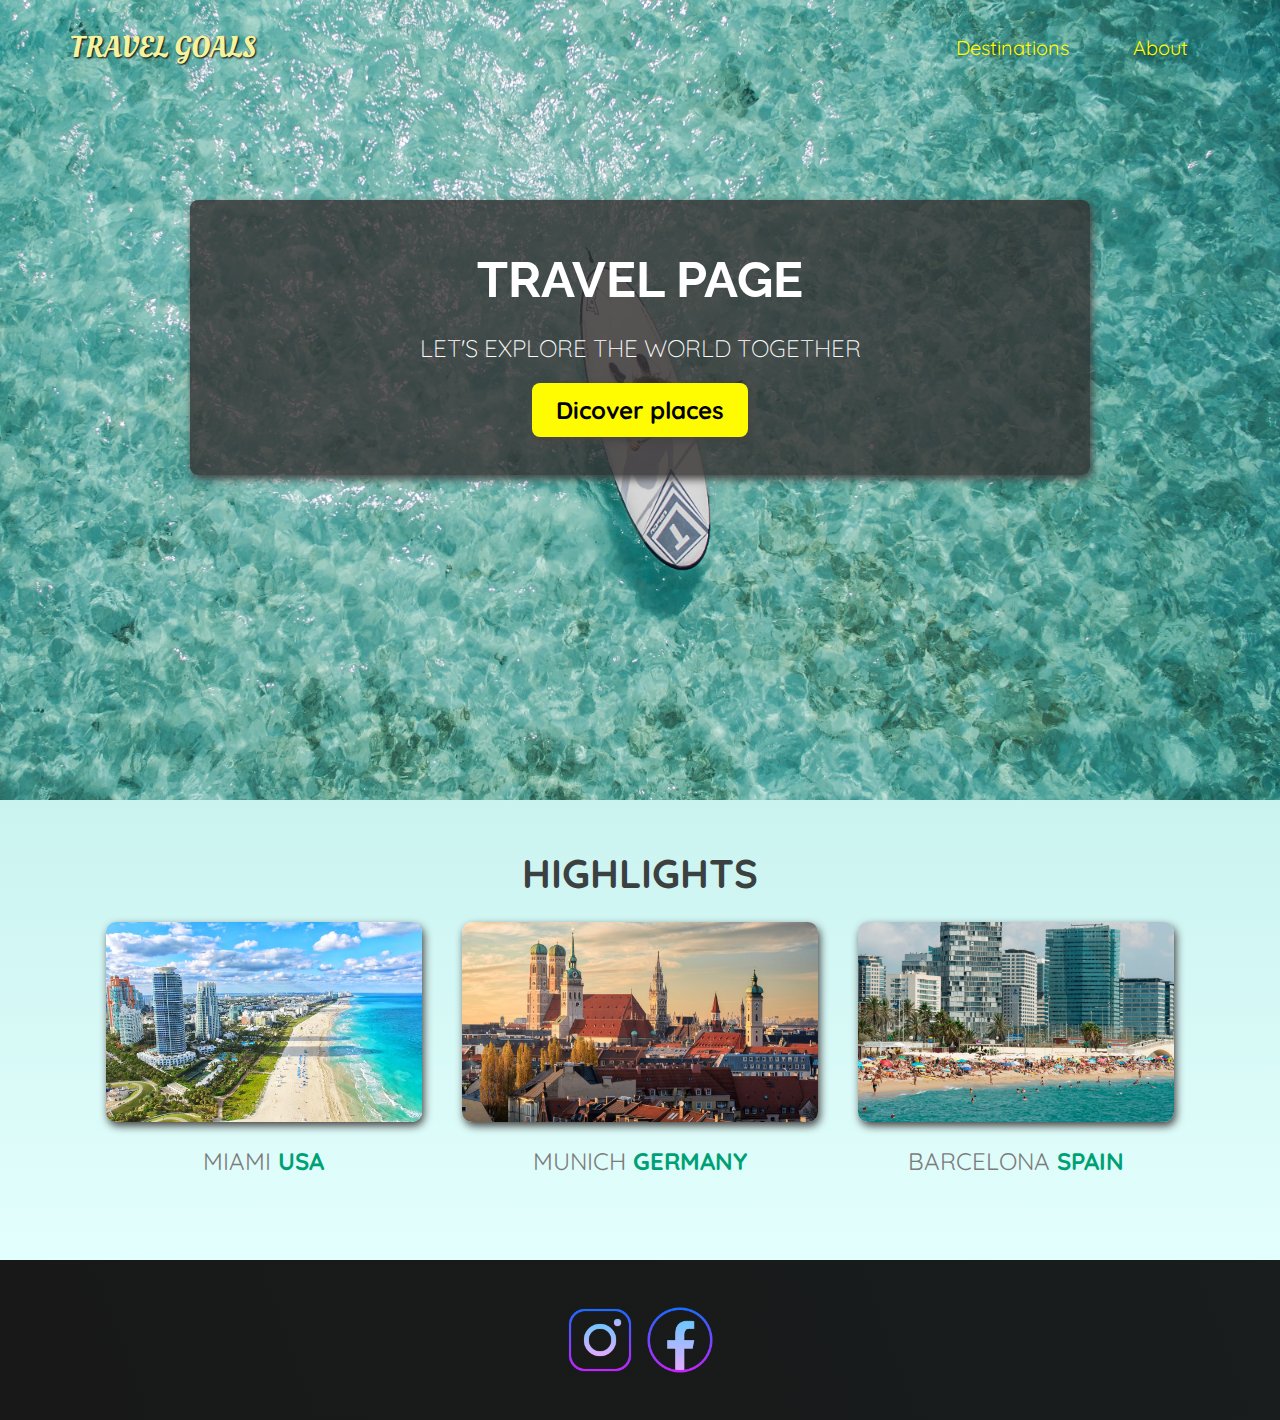
<file: HTML/index.html>
<!DOCTYPE html>
<html lang="en">
  <head>
    <meta charset="UTF-8" />
    <meta name="viewport" content="width=device-width, initial-scale=1.0" />
    <link
      href="https://fonts.googleapis.com/css2?family=Raleway:wght@700&family=Oleo+Script:wght@700&family=Quicksand:wght@300;500;700&display=swap"
      rel="stylesheet"
    />
    <link rel="stylesheet" href="../CSS/styles.css" />
    <link rel="stylesheet" href="../CSS/shared.css" />
    <title>Travel Goals</title>
  </head>
  <body>
    <header>
      <div id="page-logo">
        <a href="index.html">Travel Goals</a>
      </div>
      <nav>
        <ul>
          <li><a href="places.html">Destinations</a></li>
          <li><a href="">About</a></li>
        </ul>
      </nav>
    </header>
    <main>
      <section id="hero">
        <div id="hero-content">
          <h1>Travel Page</h1>
          <p>Let's explore the world together</p>
          <a href="places.html" target="_blank">Dicover places</a>
        </div>
      </section>
      <section id="highlights">
        <h2>Highlights</h2>
        <ul id="destination">
          <li class="destination">
            <img src="/images/places/Miami.jpg" alt="city of Miami" />
            <p>Miami <strong>USA</strong></p>
          </li>
          <li class="destination">
            <img src="/images/places/Munich.jpeg" alt="city of Munich" />
            <p>Munich <strong>Germany</strong></p>
          </li>
          <li class="destination">
            <img src="/images/places/Barcelona.jpg" alt="city of Barcelona" />
            <p>Barcelona <strong>Spain</strong></p>
          </li>
        </ul>
      </section>
    </main>
    <footer>
      <ul>
        <li>
          <a href="https://www.instagram.com">
            <img src="/images/icons/Instagram.png" alt="Instagram icon"
          /></a>
        </li>
        <li>
          <a href="https://www.faceebook.com">
            <img src="/images/icons/Facebook.png" alt="Facebook icon"
          /></a>
        </li>
      </ul>
    </footer>
  </body>
</html>
</file>
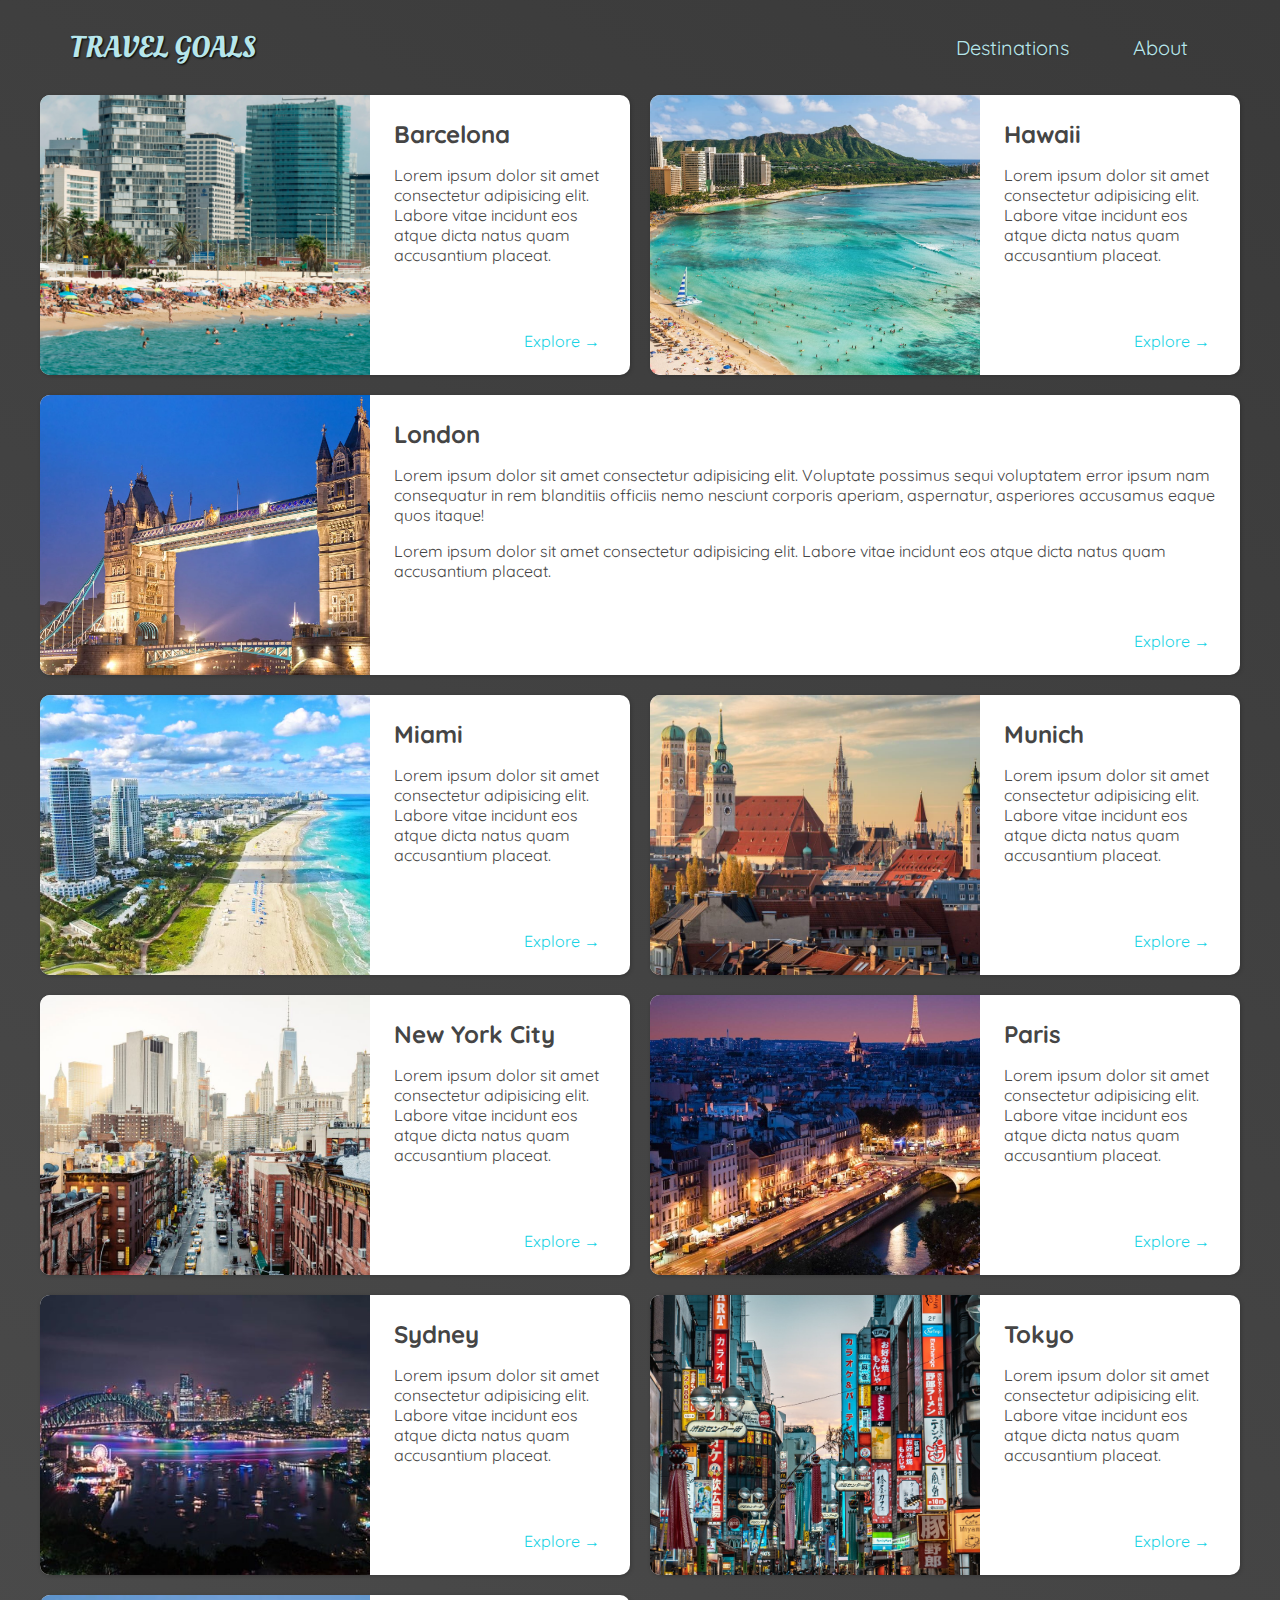
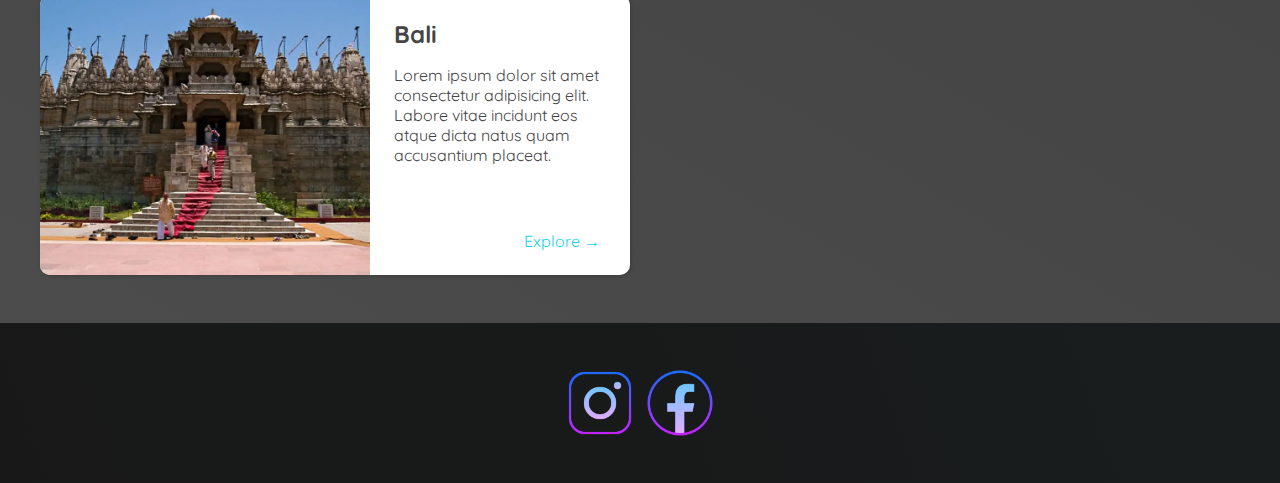
<file: HTML/places.html>
<!DOCTYPE html>
<html lang="en">
  <head>
    <meta charset="UTF-8" />
    <meta name="viewport" content="width=device-width, initial-scale=1.0" />
    <link
      href="https://fonts.googleapis.com/css2?family=Raleway:wght@700&family=Oleo+Script:wght@700&family=Quicksand:wght@300;500;700&display=swap"
      rel="stylesheet"
    />
    <link rel="stylesheet" href="/CSS/shared.css" />
    <link rel="stylesheet" href="/CSS/palces-style.css" />
    <title>Travel Goals</title>
  </head>
  <body>
    <header>
      <div id="page-logo">
        <a href="index.html">Travel Goals</a>
      </div>
      <nav>
        <ul>
          <li><a href="places.html">Destinations</a></li>
          <li><a href="">About</a></li>
        </ul>
      </nav>
    </header>
    <main>
        <ul>
        <li>
          <img src="/images/places/Barcelona.jpg" alt="City of Barcelona" />
          <div class="item-content">
            <div>
              <h2>Barcelona</h2>
              <p>
                Lorem ipsum dolor sit amet consectetur adipisicing elit. Labore
                vitae incidunt eos atque dicta natus quam accusantium placeat.
              </p>
            </div>
            <div class="actions">
              <a href="https://en.wikipedia.org/wiki/Barcelona">Explore &#x2192</a>
            </div>
          </div>
        </li>
        <li>
          <img src="/images/places/hawii.jpg" alt="Hawaii beach" />
          <div class="item-content">
            <div>
              <h2>Hawaii</h2>
              <p>
                Lorem ipsum dolor sit amet consectetur adipisicing elit. Labore
                vitae incidunt eos atque dicta natus quam accusantium placeat.
              </p>
            </div>
            <div class="actions">
              <a href="hhttps://en.wikipedia.org/wiki/Hawaii">Explore &#x2192</a>
            </div>
          </div>
        </li>
        <li>
          <img src="/images/places/london.jpg" alt="London city" />
          <div class="item-content">
            <div>
              <h2>London</h2>
              <p>
                Lorem ipsum dolor sit amet consectetur adipisicing elit.
                Voluptate possimus sequi voluptatem error ipsum nam consequatur in rem blanditiis officiis nemo nesciunt corporis aperiam, aspernatur,
                asperiores accusamus eaque quos itaque!
              </p>
              <p>
                Lorem ipsum dolor sit amet consectetur adipisicing elit. Labore
                vitae incidunt eos atque dicta natus quam accusantium placeat.
              </p>
            </div>
            <div class="actions">
              <a href="https://en.wikipedia.org/wiki/London">Explore &#x2192</a>
            </div>
          </div>
        </li>
        <li>
          <img src="/images/places/Miami.jpg" alt="Miami streets" />
          <div class="item-content">
            <div>
              <h2>Miami</h2>
              <p>
                Lorem ipsum dolor sit amet consectetur adipisicing elit. Labore
                vitae incidunt eos atque dicta natus quam accusantium placeat.
              </p>
            </div>
            <div class="actions">
              <a href="https://en.wikipedia.org/wiki/Miami">Explore &#x2192</a>
            </div>
          </div>
        </li>
        <li>
          <img src="/images/places/Munich.jpeg" alt="City of Munich" />
          <div class="item-content">
            <div>
              <h2>Munich</h2>
              <p>
                Lorem ipsum dolor sit amet consectetur adipisicing elit. Labore
                vitae incidunt eos atque dicta natus quam accusantium placeat.
              </p>
            </div>
            <div class="actions">
              <a href="https://en.wikipedia.org/wiki/Munich">Explore &#x2192</a>
            </div>
          </div>
        </li>
        <li>
          <img src="/images/places/new-york-city.jpg" alt="New York City" />
          <div class="item-content">
            <div>
              <h2>New York City</h2>
              <p>
                Lorem ipsum dolor sit amet consectetur adipisicing elit. Labore
                vitae incidunt eos atque dicta natus quam accusantium placeat.
              </p>
            </div>
            <div class="actions">
              <a href="https://en.wikipedia.org/wiki/New_York_City"
                >Explore &#x2192</a
              >
            </div>
          </div>
        </li>
        <li>
          <img src="/images/places/paris.jpg" alt="Paris city" />
          <div class="item-content">
            <div>
              <h2>Paris</h2>
              <p>
                Lorem ipsum dolor sit amet consectetur adipisicing elit. Labore
                vitae incidunt eos atque dicta natus quam accusantium placeat.
              </p>
            </div>
            <div class="actions">
              <a href="https://en.wikipedia.org/wiki/Paris">Explore &#x2192</a>
            </div>
          </div>
        </li>
        <li>
          <img src="/images/places/sydney.jpg" alt="City of Sydney" />
          <div class="item-content">
            <div>
              <h2>Sydney</h2>
              <p>
                Lorem ipsum dolor sit amet consectetur adipisicing elit. Labore
                vitae incidunt eos atque dicta natus quam accusantium placeat.
              </p>
            </div>
            <div class="actions">
              <a href="https://en.wikipedia.org/wiki/Sydney">Explore &#x2192</a>
            </div>
          </div>
        </li>
        <li>
          <img src="/images/places/tokyo.jpeg" alt="Tokyo" />
          <div class="item-content">
            <div>
              <h2>Tokyo</h2>
              <p>
                Lorem ipsum dolor sit amet consectetur adipisicing elit. Labore
                vitae incidunt eos atque dicta natus quam accusantium placeat.
              </p>
            </div>
            <div class="actions">
              <a href="https://en.wikipedia.org/wiki/Tokyo">Explore &#x2192</a>
            </div>
          </div>
        </li>
        <li>
          <img src="/images/places/pali.jpg" alt="Bali" />
          <div class="item-content">
            <div>
              <h2>Bali</h2>
              <p>
                Lorem ipsum dolor sit amet consectetur adipisicing elit. Labore
                vitae incidunt eos atque dicta natus quam accusantium placeat.
              </p>
            </div>
            <div class="actions">
              <a href="https://en.wikipedia.org/wiki/Bali">Explore &#x2192</a>
            </div>
          </div>
        </li>
      </ul>
    </main>
    <footer>
      <ul>
        <li>
          <a href="https://www.instagram.com">
            <img src="/images/icons/Instagram.png" alt="Instagram icon"
          /></a>
        </li>
        <li>
          <a href="https://www.faceebook.com">
            <img src="/images/icons/Facebook.png" alt="Facebook icon"
          /></a>
        </li>
      </ul>
    </footer>
  </body>
</html>
</file>
<file: CSS/styles.css>
#hero {
  height: 800px;
  background-image: url("/images/places/ocean.jpg");
  background-position: center;
  background-size: cover;
}

#hero-content {
  width: 900px;
  background-color: rgba(51, 47, 47, 0.8);
  box-shadow: 2px 4px 8px rgb(69, 67, 67);
  border-radius: 8px;
  text-align: center;
  padding: 50px 0;
  margin: 0 auto;
  position: relative;
  top: 200px;
}

#hero-content h1 {
  color: white;
  text-transform: uppercase;
  font-size: 50px;
  font-family: "Raleway", sans-serif;
  margin: 0;
}

#hero-content p {
  color: white;
  text-transform: uppercase;
  font-size: 24px;
  font-weight: 300;
  margin-bottom: 32px;
}

#hero-content a {
  text-decoration: none;
  color: black;
  font-size: 24px;
  background-color: rgb(255, 251, 0);
  padding: 12px 24px;
  font-weight: bold;
  border-radius: 8px;
  box-shadow: 2px 4px 8px rgb(69, 67, 67);
}

#hero-content a:hover {
  cursor: pointer;
  background-color: rgb(255, 238, 0);
}

#highlights {
  padding: 24px;
  background: linear-gradient(0deg, rgb(227, 255, 253), rgb(202, 243, 240));
}

#highlights h2 {
  text-transform: uppercase;
  text-align: center;
  font-size: 40px;
  color: rgb(59, 65, 64);
  margin: 24px 0;
}

#destination {
  display: flex;
  width: 90%;
  margin: 0 auto;
  margin-bottom: 40px;
  justify-content: center;
}

.destination {
  margin: 0 20px;
  text-transform: uppercase;
}

.destination img {
  height: 200px;
  width: 100%;
  box-shadow: 2px 4px 8px rgb(69, 67, 67);
  border-radius: 10px;
  object-fit: cover;
}

.destination p {
  text-align: center;
  font-size: 24px;
  color: rgb(124, 123, 123);
  margin: 20px 0;
}

.destination strong {
  color: rgb(0, 160, 117);
}
</file>
<file: CSS/shared.css>
body {
  font-family: "Quicksand", sans-serif;
  margin: 0;
}

ul {
  list-style: none;
  margin: 0;
  padding: 0;
}

header {
  display: flex;
  justify-content: space-between;
  align-items: center;
  padding: 15px 60px;
  position: absolute;
  top: 0;
  left: 0;
  width: 100%;
  box-sizing: border-box;
}

#page-logo a {
  padding: 10px;
  font-family: "Oleo Script";
  color: rgb(245, 243, 160);
  font-size: 30px;
  text-decoration: none;
  text-transform: uppercase;
  text-shadow: 1px 1px 2px rgba(0, 0, 0);
}

header ul {
  display: flex;
}

header li {
  margin: 20px;
}

header a {
  color: rgb(255, 251, 0);
  text-decoration: none;
  font-size: 20px;
  padding: 12px;
  text-shadow: 1px 1px 2px rgba(0, 0, 0, 0.2);
  border-radius: 6px;
}

header nav a:hover {
  color: rgb(77, 77, 77);
  background-color: rgb(255, 251, 0);
}

footer {
  background: linear-gradient(70deg, rgb(24, 24, 24), rgb(25, 29, 29));
}

footer ul {
  display: flex;
  justify-content: center;
  padding: 40px;
}

footer li {
  width: 80px;
  height: 80px;
  margin: 0, 50px;
}

footer img {
  width: 100%;
  height: 100%;
}
</file>
<file: CSS/palces-style.css>
body {
  background: linear-gradient(30deg, rgb(77, 77, 77), rgb(58, 58, 58));
  color: rgb(69, 69, 69);
}

header {
  position: static;
}

#page-logo a {
  color: rgb(183, 230, 235);
}

header a {
  color: rgb(183, 230, 235);
}

header nav a:hover {
  color: rgb(59, 59, 59);
  background-color: rgb(183, 230, 235);
}

main ul {
  width: 1200px;
  margin: 0 auto 48px auto;
  display: grid;
  grid-template-columns: 1fr 1fr;
  gap: 20px 20px;
}

main li {
  display: flex;
  background-color: white;
  box-shadow: 1px 1px 4px rgba(0, 0, 0, 0.2);
  border-radius: 10px;
  overflow: hidden;
}

main li:nth-of-type(3) {
  grid-column: 1 / span 2;
  width: 100%;
}

main li img {
  width: 330px;
  height: 280px;
  object-fit: cover;
}

.item-content {
  padding: 24px;
  display: flex;
  flex-direction: column;
  justify-content: space-between;
}

.item-content h2 {
  margin: 0;
}

.actions {
  text-align: right;
}

.actions a {
  text-decoration: none;
  padding: 6px;
  color: rgb(22, 211, 228);
  border-radius: 5px;
}

.actions a:hover {
  background-color: rgb(235, 253, 255);
}
</file>
